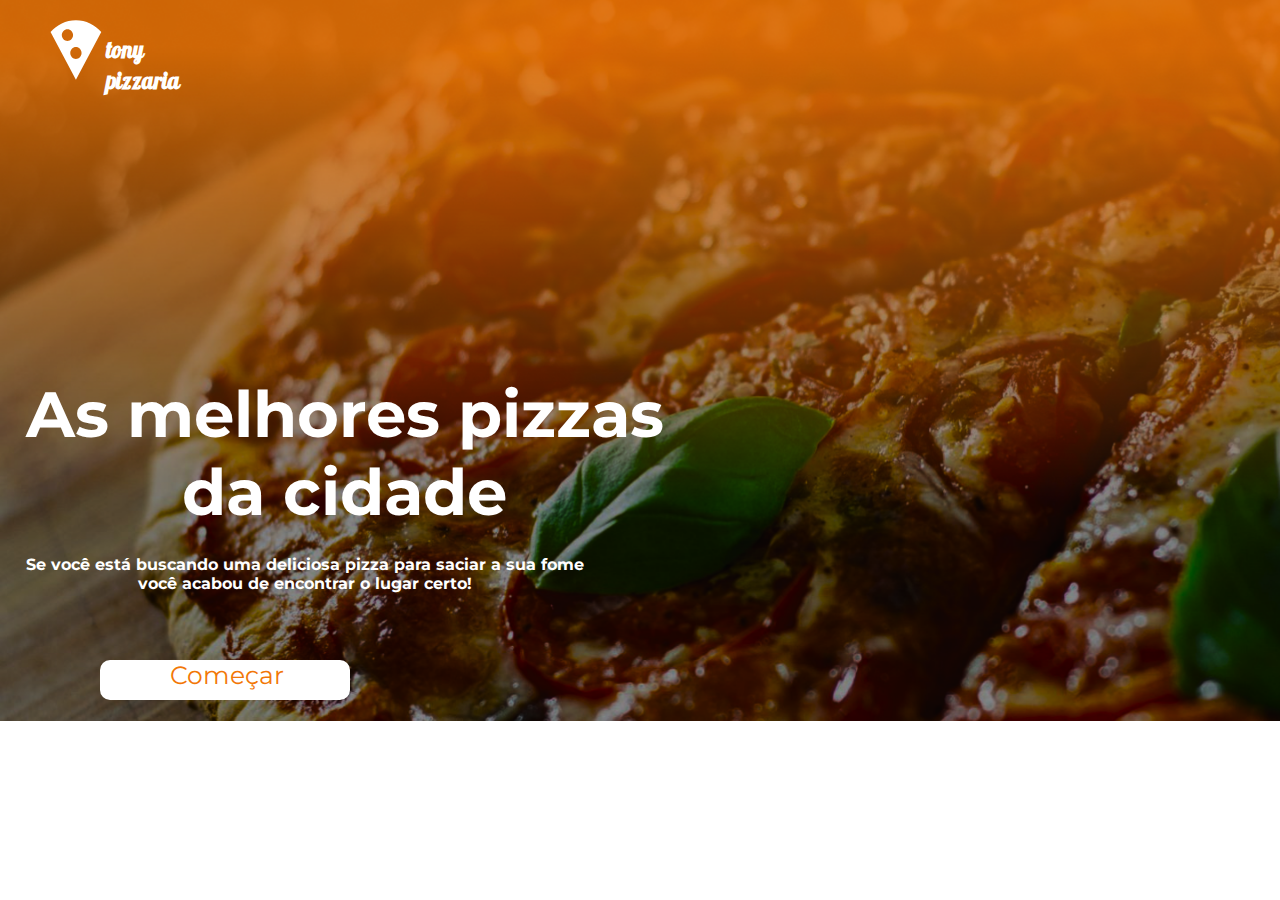
<file: Pizzaria/index.html>
<!DOCTYPE html>
<html lang="pt-br">
<head>

    <link rel="stylesheet" href="styles.css">
    <meta charset="UTF-8">
    <meta name="viewport" content="width=device-width, initial-scale=1.0">
    <link rel="preconnect" href="https://fonts.googleapis.com">
    <link rel="preconnect" href="https://fonts.gstatic.com" crossorigin>
    <link href="https://fonts.googleapis.com/css2?family=Montserrat:wght@200&family=Pattaya&display=swap" rel="stylesheet">
    <title>TONY PIZZARIA</title>
</head>
<body>

    <div class="conteiner">

        <div class="logo">
            <h3>tony pizzaria</h3>
        </div>

        <div class="textos">
            <h2>As melhores pizzas <br> da cidade</h2>
            <h4>Se você está buscando uma deliciosa pizza para saciar a sua fome <br> você acabou de encontrar o lugar certo!</h4>
        </div>

        <div class="button">
            <a href="login.html">Começar</a>
        </div>

    </div>
    
    
</body>
</html>
</file>
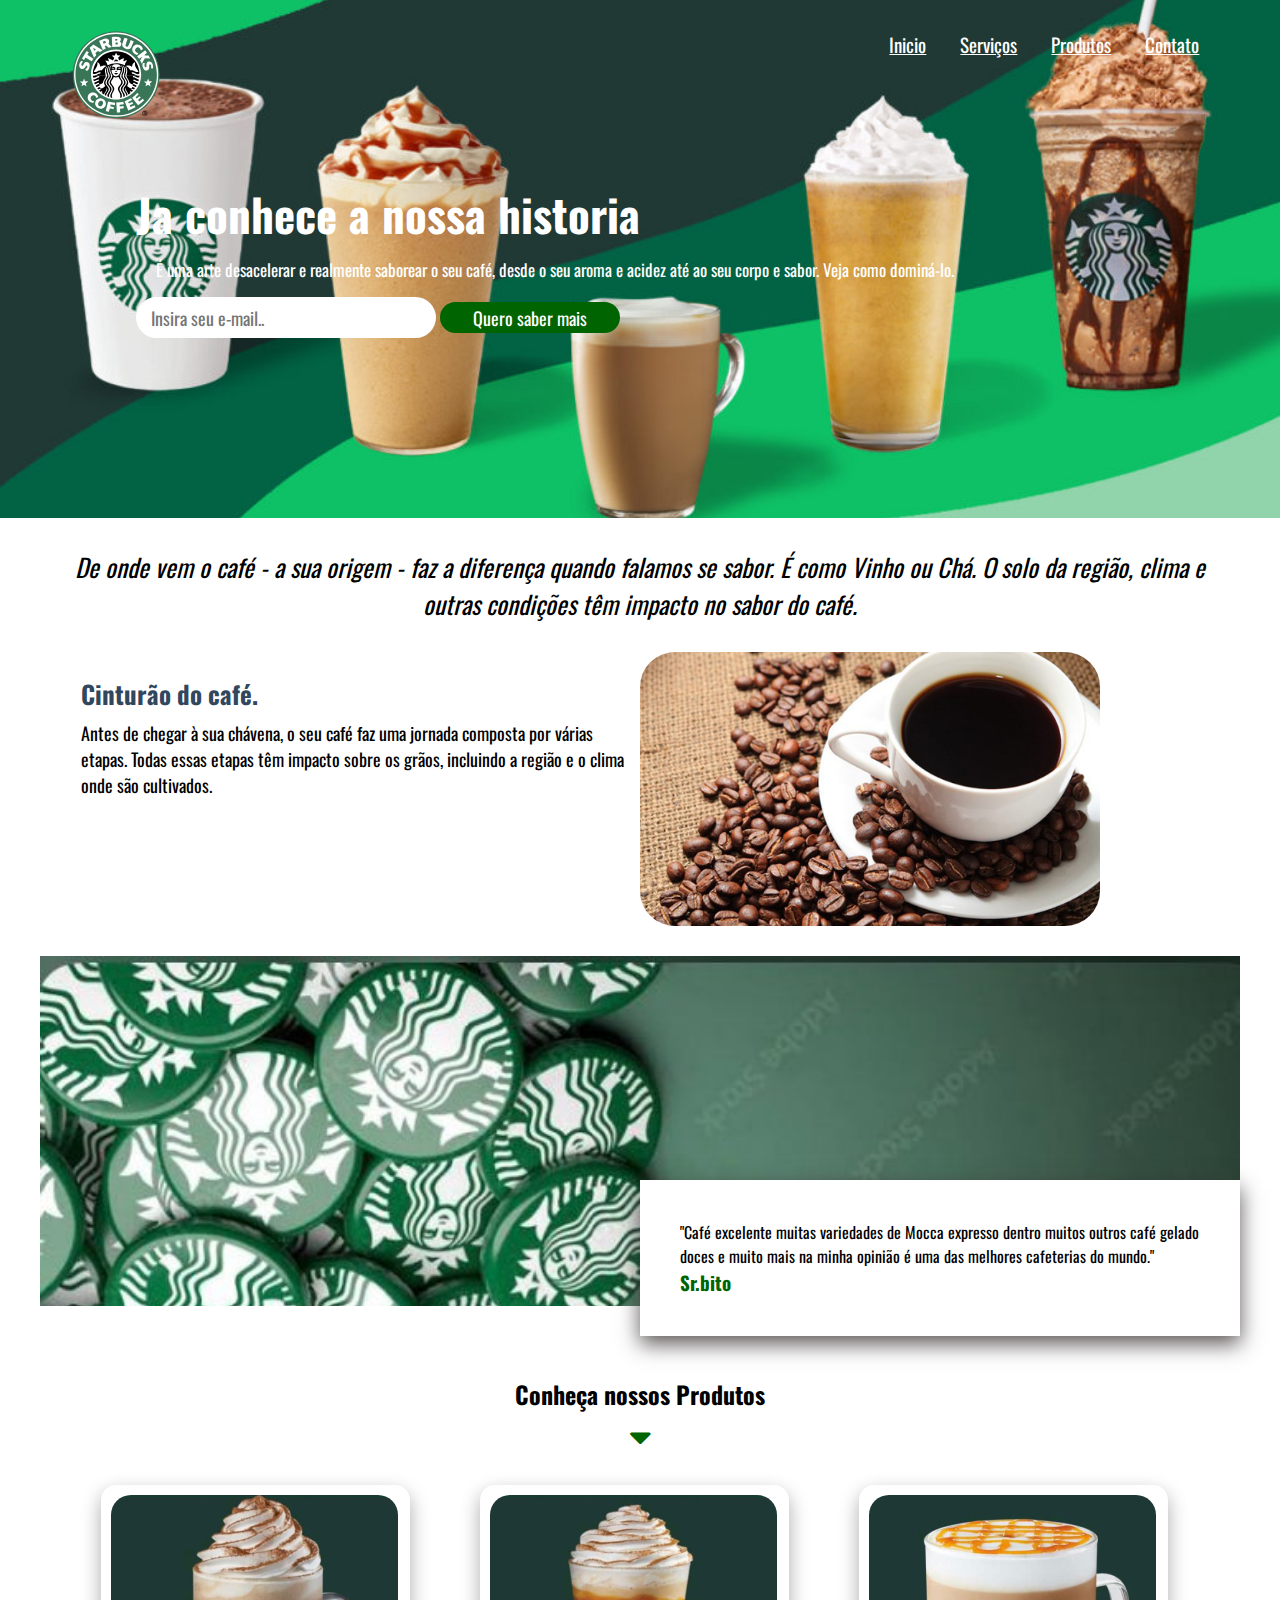
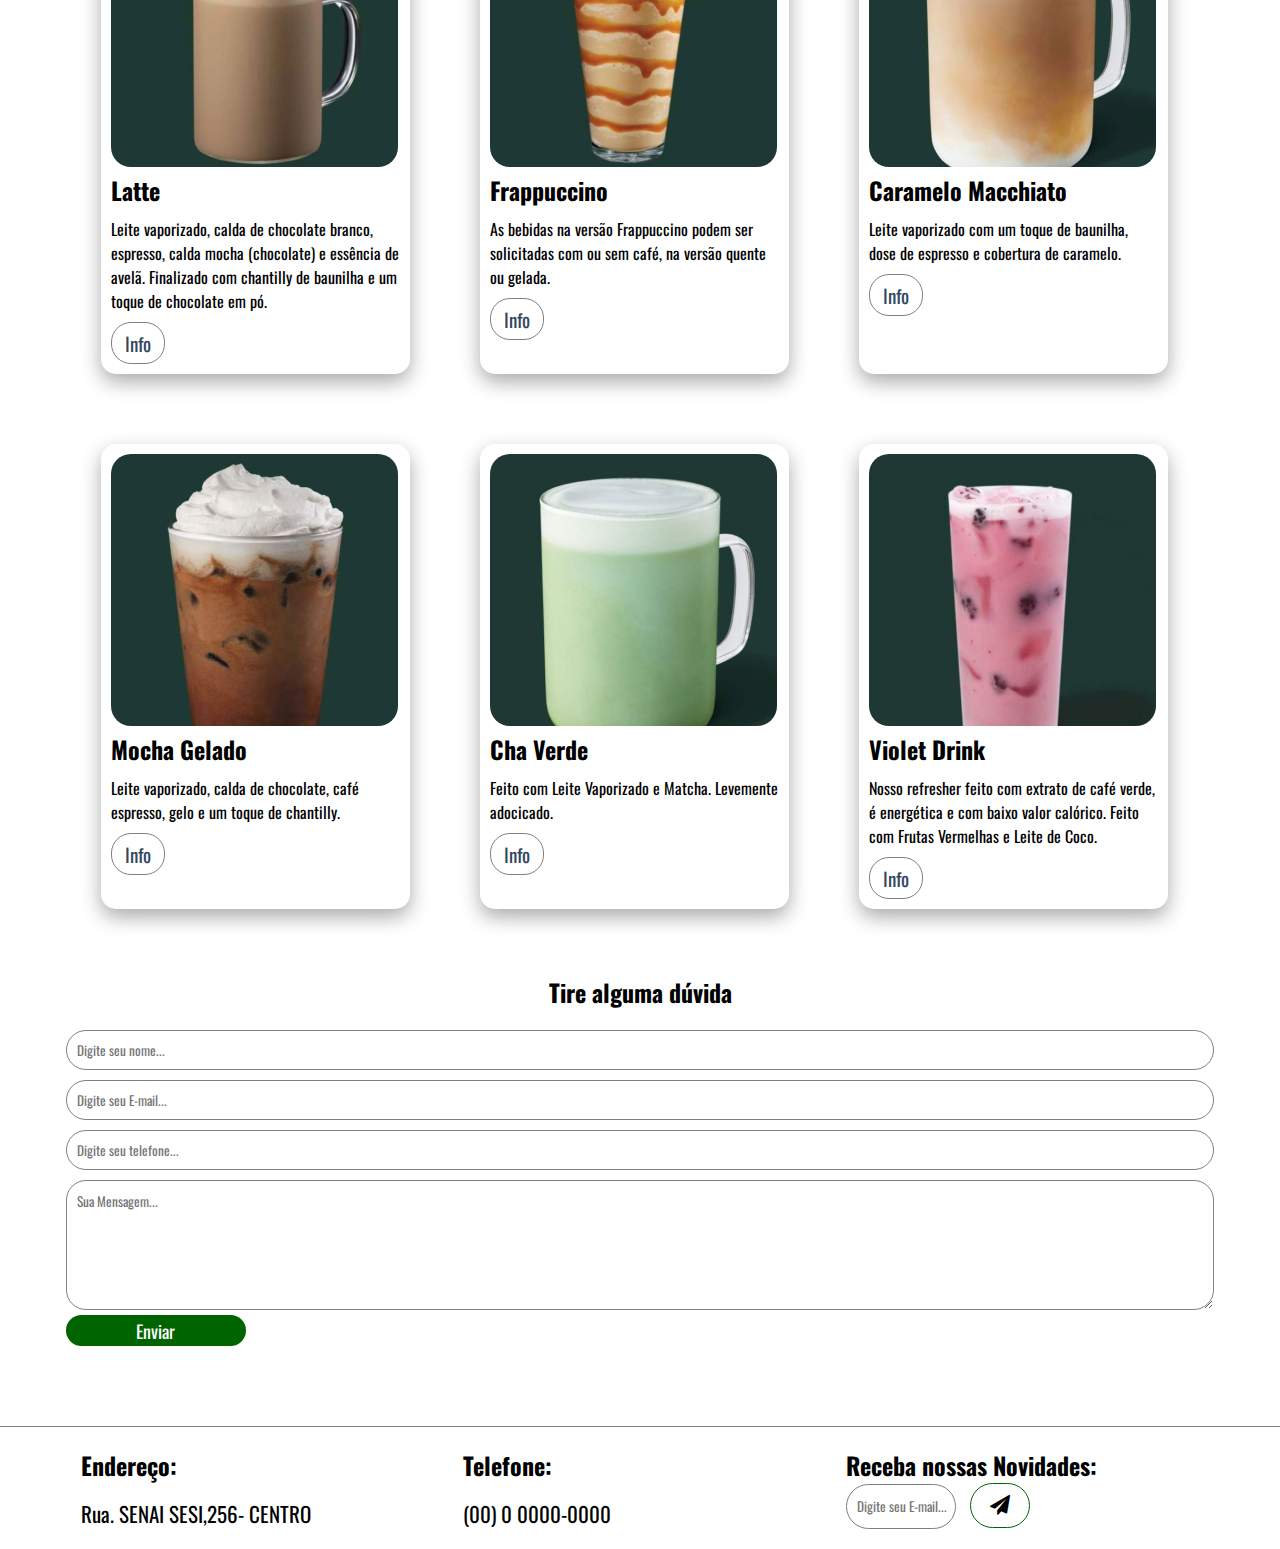
<file: Projeto_web/index.html>
<!DOCTYPE html>
<html lang="pt-br">
<head>
    <meta charset="UTF-8">
    <meta name="viewport" content="width=device-width, initial-scale=1.0">
    <title>Document</title> 
    <link rel="stylesheet" href="css/style.css">

    <!-- link font -->
    <link rel="preconnect" href="https://fonts.googleapis.com">
    <link rel="preconnect" href="https://fonts.gstatic.com" crossorigin>
    <link href="https://fonts.googleapis.com/css2?family=Oswald&display=swap" rel="stylesheet">


    <!-- link icons -->
    <link rel="stylesheet" href="https://cdnjs.cloudflare.com/ajax/libs/font-awesome/4.7.0/css/font-awesome.min.css">

</head>
<body>

  <header> <!-- cabeçalho -->

    <div class="container"> <!--conteudo inicial -->

        <div class="menu-topo">  <!--menu inicial -->

            <div class="logo"></div>

            <nav class="menu-desktop">  <!-- menu para computador -->

                <ul>
                    <li><a href=""> Inicio</a></li>
                    <li><a href="">Serviços</a></li>
                    <li><a href="">Produtos</a></li>
                    <li><a href="">Contato</a></li>
                </ul>

            </nav>  <!-- /menu para computador -->

            <nav class="menu-mobile">  <!-- menu para celular -->

                <i class="fa fa-bars" style="font-size:35px;color:white"></i>
                <ul>
                    <li><a href=""> Inicio</a></li>
                    <li><a href="">Serviços</a></li>
                    <li><a href="">Produtos</a></li>
                    <li><a href="">Contato</a></li>
                </ul>

            </nav>  <!-- /menu para celular -->

            

        </div> <!--/menu inicial -->

        <div class="chamada">  <!--chamada mkt -->

            <h2>Ja conhece a nossa historia</h2>
            <p>
                É uma arte desacelerar e realmente saborear o seu café, desde o seu aroma e acidez até ao seu corpo e sabor. Veja como dominá-lo.
            </p>

            <form action="">
                <input type="email" required placeholder="Insira seu e-mail..">
                <input type="submit" name="acao" value="Quero saber mais">
            </form>

        </div> <!--/chamada mkt -->

    </div> <!--/conteudo inicial -->

   </header> <!-- cabeçalho -->

   <section class="descricao">

        <div class="container">
            <p>
                De onde vem o café - a sua origem - faz a diferença quando falamos se sabor. É como Vinho ou Chá. O solo da região, clima e outras condições têm impacto no sabor do café.
            </p>
        </div>

   </section>

   <section class="descricao2">

        <div class="container">

            <div class="texto-descricao">

                <h3>Cinturão do café. </h3>
            
                <p>
                    Antes de chegar à sua chávena, o seu café faz uma jornada composta por várias etapas. Todas essas etapas têm impacto sobre os grãos, incluindo a região e o clima onde são cultivados.
                </p>
               
            </div>

            <img src="images/foto-cafe.jpg" alt="">
            
            <div class="clear"></div>

        </div>

   </section>

   <section class="descricao3">

        <div class="container">

            <div class="depoimento">

                <p>
                    "Café excelente muitas variedades de Mocca expresso dentro muitos outros café gelado doces e muito mais na minha opinião é uma das melhores cafeterias do mundo."
                    <br>
                    <b>Sr.bito</b>
                </p>

            </div>

        </div>

   </section>

   <section class="Serviços">

        <div class="container">

            <div class="titulo-servicos">

                <h2>
                    Conheça nossos Produtos
                    <br/>
                    <i class="fa fa-sort-down" style="font-size:36px; color: #006400;"></i>
                </h2>

            </div>

            <div class="combo-produtos">

                <div class="espaco-produtos">

                    <div class="box-produtos">
                         
                        <img src="images/latte 1.png" alt="">

                        <h2>Latte</h2>

                        <p>
                            Leite vaporizado, calda de chocolate branco, espresso, calda mocha (chocolate) e essência de avelã. Finalizado com chantilly de baunilha e um toque de chocolate em pó.
                        </p>

                        <a href="">Info</a>

                    </div>

                </div>

                <div class="espaco-produtos">

                    <div class="box-produtos">
                         
                        <img src="./images/frappe.png" alt="">

                        <h2>Frappuccino</h2>

                        <p>
                            As bebidas na versão Frappuccino podem ser solicitadas com ou sem café, na versão quente ou gelada.
                        </p>

                        <a href="">Info</a>

                    </div>

                </div>

                <div class="espaco-produtos">

                    <div class="box-produtos">
                         
                        <img src="images/caramelo.png" alt="">

                        <h2>Caramelo Macchiato</h2>

                        <p>
                            Leite vaporizado com um toque de baunilha, dose de espresso e cobertura de caramelo.
                        </p>

                        <a href="">Info</a>

                    </div>

                </div>

                <div class="espaco-produtos">

                    <div class="box-produtos">
                         
                        <img src="images/mocha.png" alt="">

                        <h2>Mocha Gelado</h2>

                        <p>
                            Leite vaporizado, calda de chocolate, café espresso, gelo e um toque de chantilly.
                        </p>

                        <a href="">Info</a>

                    </div>

                </div>

                <div class="espaco-produtos">

                    <div class="box-produtos">
                         
                        <img src="images/chaverde.png" alt="">

                        <h2>Cha Verde</h2>

                        <p>
                            Feito com Leite Vaporizado e Matcha. Levemente adocicado.
                        </p>

                        <a href="">Info</a>

                    </div>

                </div>

                <div class="espaco-produtos">

                    <div class="box-produtos">
                         
                        <img src="images/violetdrink.png" alt="">

                        <h2>Violet Drink</h2>

                        <p>
                            Nosso refresher feito com extrato de café verde, é energética e com baixo valor calórico. Feito com Frutas Vermelhas e Leite de Coco.
                        </p>

                        <a href="">Info</a>

                    </div>

                </div>

            </div>

        </div>

   </section>
    
   <section class="formulario">

        <div class="container">

            <h2> Tire alguma dúvida </h2>

            <form>
                <input type="text" name="nome" placeholder="Digite seu nome..." required>
                <input type="text" name="email" placeholder="Digite seu E-mail..." required>
                <input type="text" name="telefone" placeholder="Digite seu telefone..." required>
                <textarea name="Mensagem" id="" cols="30" rows="10" placeholder="Sua Mensagem..."></textarea>
                <input type="submit" name="acao" value="Enviar">
            </form>

        </div>

   </section>

   <footer>

        <div class="container">

            <div class="box-footer">

                <h2>Endereço:</h2>
                <p>Rua. SENAI SESI,256- CENTRO</p>

            </div>

            <div class="box-footer">

                <h2>Telefone:</h2>
                <p>(00) 0 0000-0000</p>

            </div>

            <div class="box-footer">

                <h2>Receba nossas Novidades:</h2>
                <form action="">
                    <input type="text" name="email" placeholder="Digite seu E-mail..." required>
                    <button type="submit"><i class="fa fa-send" style="font-size:20px"></i></button>
                </form>
               

            </div>

        </div>

   </footer>

   <script src="js/jquery.js"></script>
	<script>
		$('nav.menu-mobile i').click(function(){
			$('nav.menu-mobile').find('ul').slideToggle();
		})
	</script>
    

</body>
</html>
</file>
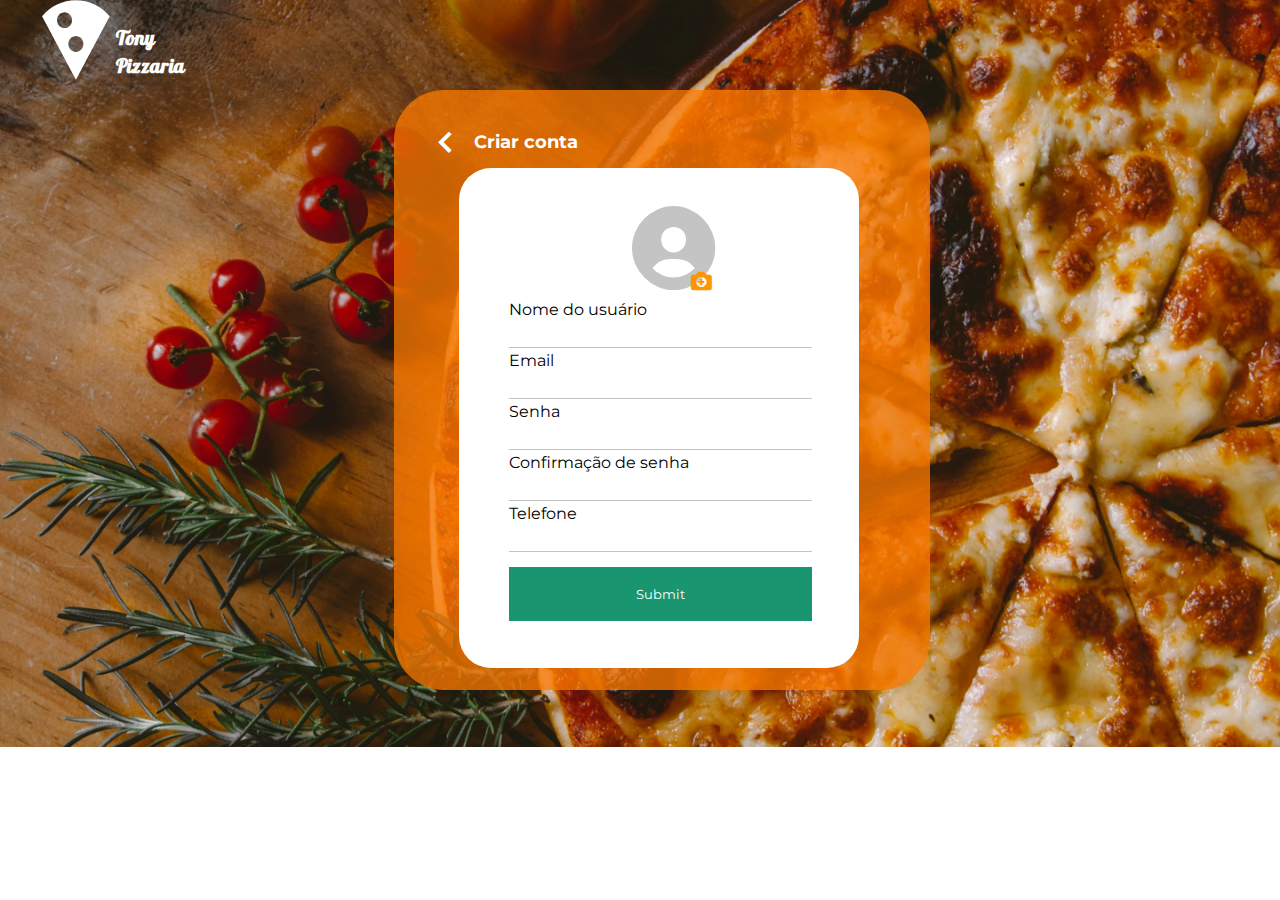
<file: Pizzaria/criarconta.html>
<!DOCTYPE html>
<html lang="en">
<head>
    <meta charset="UTF-8">
    <meta name="viewport" content="width=device-width, initial-scale=1.0">
    <link rel="preconnect" href="https://fonts.googleapis.com">
    <link rel="preconnect" href="https://fonts.gstatic.com" crossorigin>
    <link href='https://unpkg.com/boxicons@2.1.4/css/boxicons.min.css' rel='stylesheet'>
    <link href="https://fonts.googleapis.com/css2?family=Montserrat:wght@200&family=Pattaya&display=swap" rel="stylesheet">
    <link rel="stylesheet" href="styles11.css">
    <title>CRIAR CONTA</title>
</head>
<body>
    <div class="conteiner"> <!--Conteiner-->

        <div class="menu-topo"> <!--Topo-logo-->

            <div class="logo">

            <h3>Tony Pizzaria</h3>

            </div>

        </div>

        <div class="areaLaranja">

            <a href="login.html"><i class='bx bx-chevron-left' ></i></a>
            <h3>Criar conta</h3>

            <div class="branco">

                <div class="perfil">
                    <div class="user">
                        <i class='bx bxs-user-circle'></i>
                        <div class="camera">
                            <i class='bx bxs-camera-plus'></i>
                        </div>
                    </div>
                </div>

                <form >

                    <div class="informacoes">
                        <p>Nome do usuário </p>
                        <input type="text" name="nome" required>
                        <div class="traco"></div>
                    </div>
    
                    <div class="informacoes">
                        <p>Email</p>
                        <input type="email" name="Email"required>
                        <div class="traco"></div>
                    </div>
    
                    <div class="informacoes">
                        <p>Senha</p>
                        <input type="password" name="Senha" required>
                        <div class="traco"></div>
                    </div>
    
                    <div class="informacoes">
                        <p>Confirmação de senha</p>
                        <input type="password" name="senha" required>
                        <div class="traco"></div>
                    </div>
    
                    <div class="informacoes">
                        <p>Telefone</p>
                        <input type="tel" name="Telefone"required>
                        <div class="traco"></div>
                    </div>

                    <input type="submit" name="acao" placeholder="Criar conta">

                </form>

            </div>

        </div>

    </div>
    
</body>
</html>
</file>
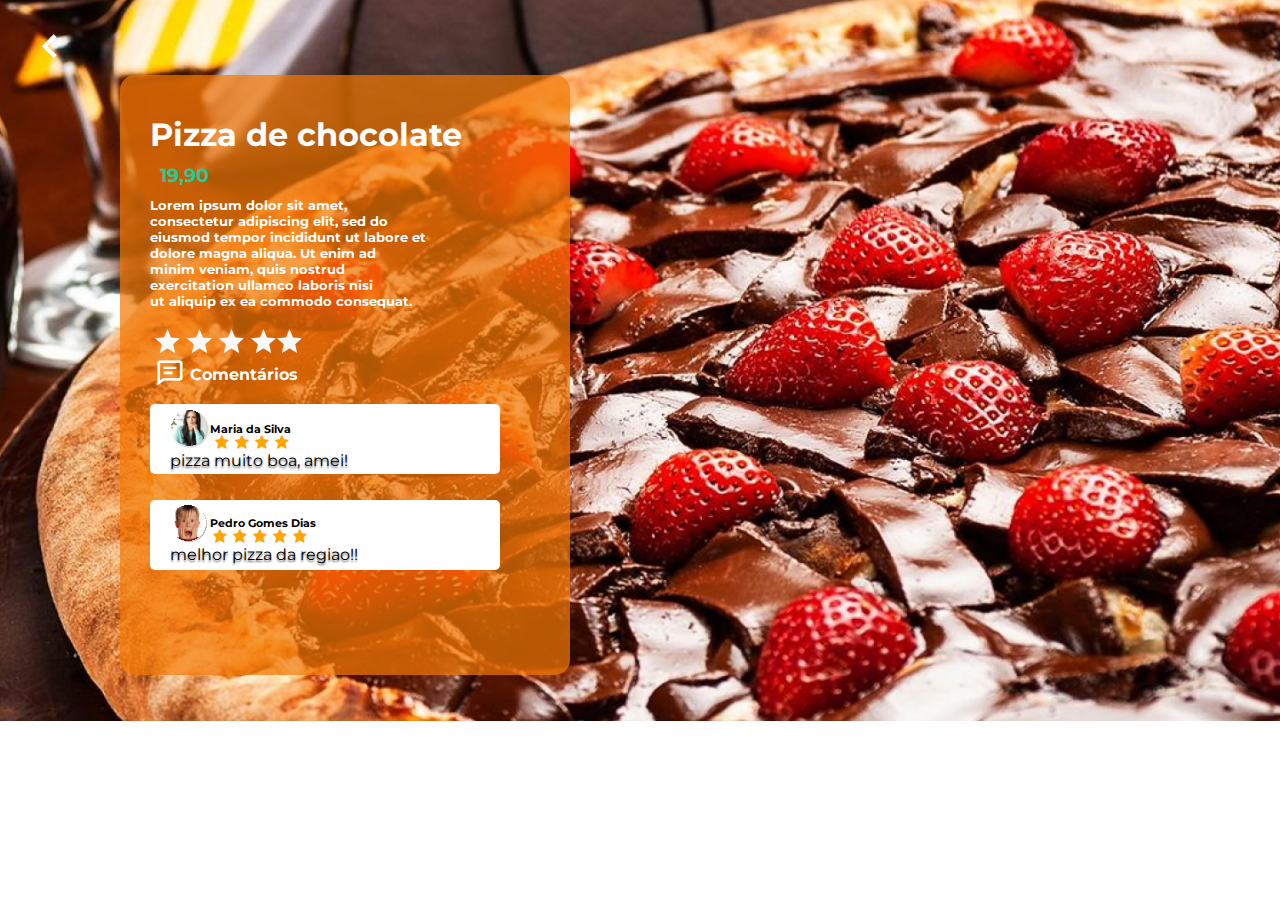
<file: Pizzaria/doce.html>
<!DOCTYPE html>
<html lang="pt-br">
<head>
    <meta charset="UTF-8">
    <meta name="viewport" content="width=device-width, initial-scale=1.0">
    <link rel="preconnect" href="https://fonts.googleapis.com">
    <link rel="preconnect" href="https://fonts.gstatic.com" crossorigin>

    <link rel="stylesheet" href="styles4.css">

    <link href="https://fonts.googleapis.com/css2?family=Montserrat:wght@200&family=Pattaya&display=swap" rel="stylesheet">

    <link href='https://unpkg.com/boxicons@2.1.4/css/boxicons.min.css' rel='stylesheet'>

    <title>Avaliações</title>
</head>
<body>

    <div class="conteiner">

        <div class="sair">
            <a href="home.html"><i class='bx bx-chevron-left' style='color: white;' ></i></a>
        </div>

        <div class="info">

            <h1>Pizza de chocolate</h1>

            <h3>19,90</h3>

            <h5>Lorem ipsum dolor sit amet,<br> consectetur adipiscing elit, sed do  <br> eiusmod tempor incididunt ut labore  et <br> dolore magna aliqua. Ut enim ad <br>minim veniam, quis nostrud <br>exercitation ullamco laboris nisi <br> ut aliquip ex ea commodo consequat.</h5>


            <div class="avaliacao">

                <img src="img/stars.png" alt="">

                <i class='bx bx-comment-detail'></i>

                <h4>Comentários</h4>

            </div>

            <div class="depoimento1">
                <img src="img/maria.svg" alt="">
                
                <i class='bx bxs-star' style='color:#ffa403' ></i>
                <i class='bx bxs-star' style='color:#ffa403' ></i>
                <i class='bx bxs-star' style='color:#ffa403' ></i>
                <i class='bx bxs-star' style='color:#ffa403' ></i>

                <h6>Maria da Silva</h6>
                
                <p>pizza muito boa, amei!</p>


            </div>
            
            <div class="depoimento2">
                <img src="img/pedro.svg" alt="">

                <i class='bx bxs-star' style='color:#ffa403' ></i>
                <i class='bx bxs-star' style='color:#ffa403' ></i>
                <i class='bx bxs-star' style='color:#ffa403' ></i>
                <i class='bx bxs-star' style='color:#ffa403' ></i>
                <i class='bx bxs-star' style='color:#ffa403' ></i>

                <h6>Pedro Gomes Dias</h6>

                <p>melhor pizza da regiao!!</p>

            </div>

        </div>

    </div>
    
</body>
</html>
</file>
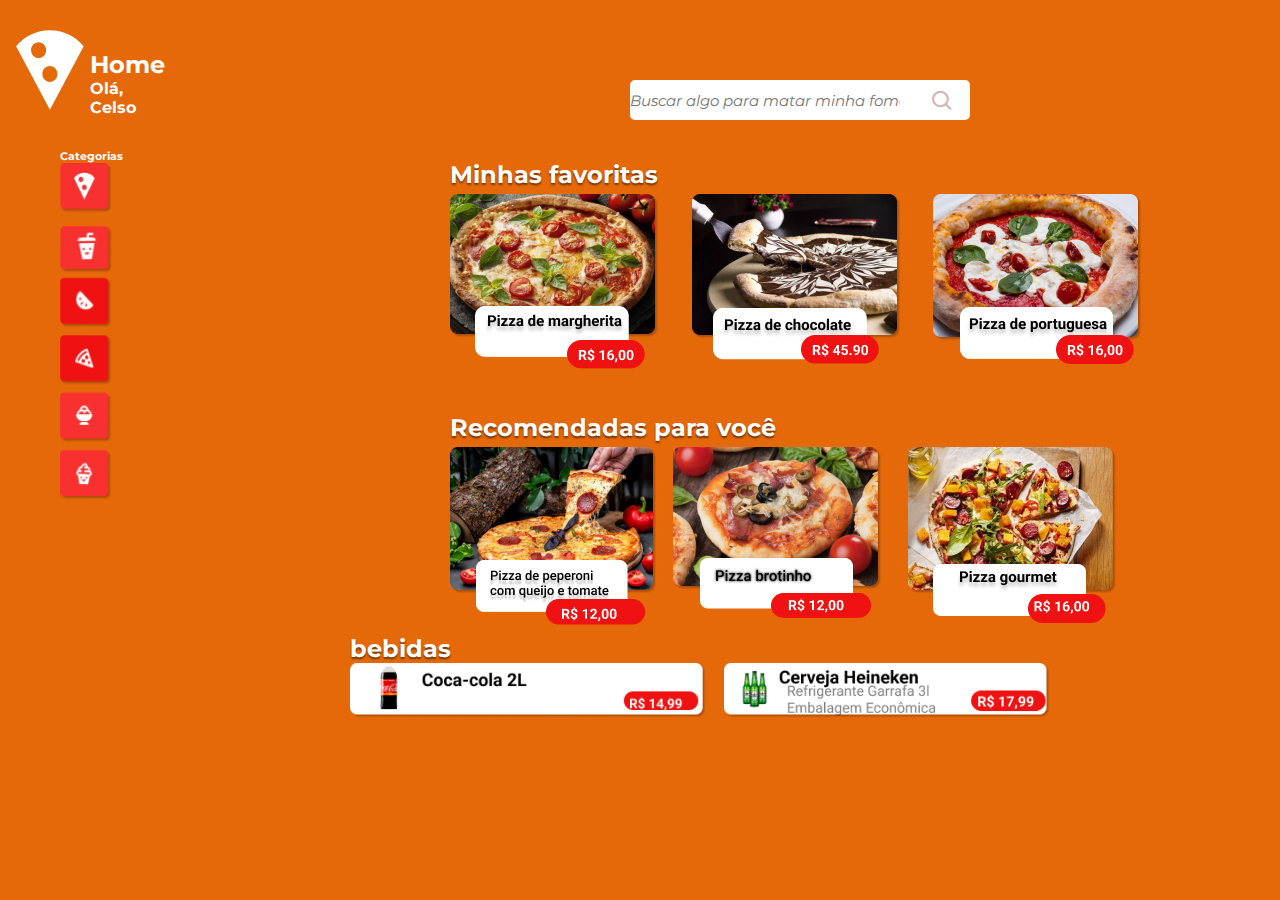
<file: Pizzaria/home.html>
<!DOCTYPE html>
<html lang="pt-br">
<head>
    <meta charset="UTF-8">
    <meta name="viewport" content="width=device-width, initial-scale=1.0">
    <link rel="preconnect" href="https://fonts.googleapis.com">
    <link rel="preconnect" href="https://fonts.gstatic.com" crossorigin>
    <link href="https://fonts.googleapis.com/css2?family=Montserrat:wght@200&family=Pattaya&display=swap" rel="stylesheet">
    <link rel="stylesheet" href="styles3.css">
    <link href='https://unpkg.com/boxicons@2.1.4/css/boxicons.min.css' rel='stylesheet'>
    <title>Menu </title>
</head>
<body>
    <div class="conteiner">

        <div class="logo">
            
            <h2>Home</h2>

            <h4> Olá, Celso</h4>

            <a href="profile-alt.html"><i class='bx bxs-user'></i></a>
            
            <h3>Perfil</h3>
            <i class='bx bx-receipt' ></i>
            <h3>Pedidos</h3>

        </div>

        <div id="divBusca">
            <input type="text" name="pesquisa" id="txtBusca" placeholder="Buscar algo para matar minha fome"/>
            <i class='bx bx-search' id="btnBusca" ></i>
        </div>

         <div class="categorias">

            <h6>Categorias</h6>

            <img src="img/categorias.png" alt="">

        </div>

       <div class="pizzas">

            <h2>Minhas favoritas</h2>

            <ul class="slides-list">
                <li class="slide">
                    <a href="margherita.html"><img src="./img/margherita.png" alt=""></a>
                    
                </li>
                <li class="slide">
                    <a href="doce.html"><img src="./img/pizza doce.png" alt=""></a>
                </li>
                <li class="slide">
                    <a href="portuguesa.html"><img src="./img/portuguesa.png" alt=""></a>
                    
                </li>
            </ul>

            
            <h2>Recomendadas para você</h2>

            <ul class="slides-list">

                <li class="slide">
                    <a href="peperoni.html"><img src="./img/peperoni.png" alt=""></a>
                    
                </li>

                <li class="slide">
                    <a href="brotinho.html"><img src="./img/brotinho.png" alt=""></a>
                </li>

                <li class="slide">
                    <a href="gourmet.html"><img src="./img/gourmet.png" alt=""></a>
                    
                </li>
            </ul>

        </div>

        <div class="bebidas">

            <h2>bebidas</h2>
    
            <img src="img/bebidas.png" alt="">

        </div>

    </div>
</body>
</html>
</file>
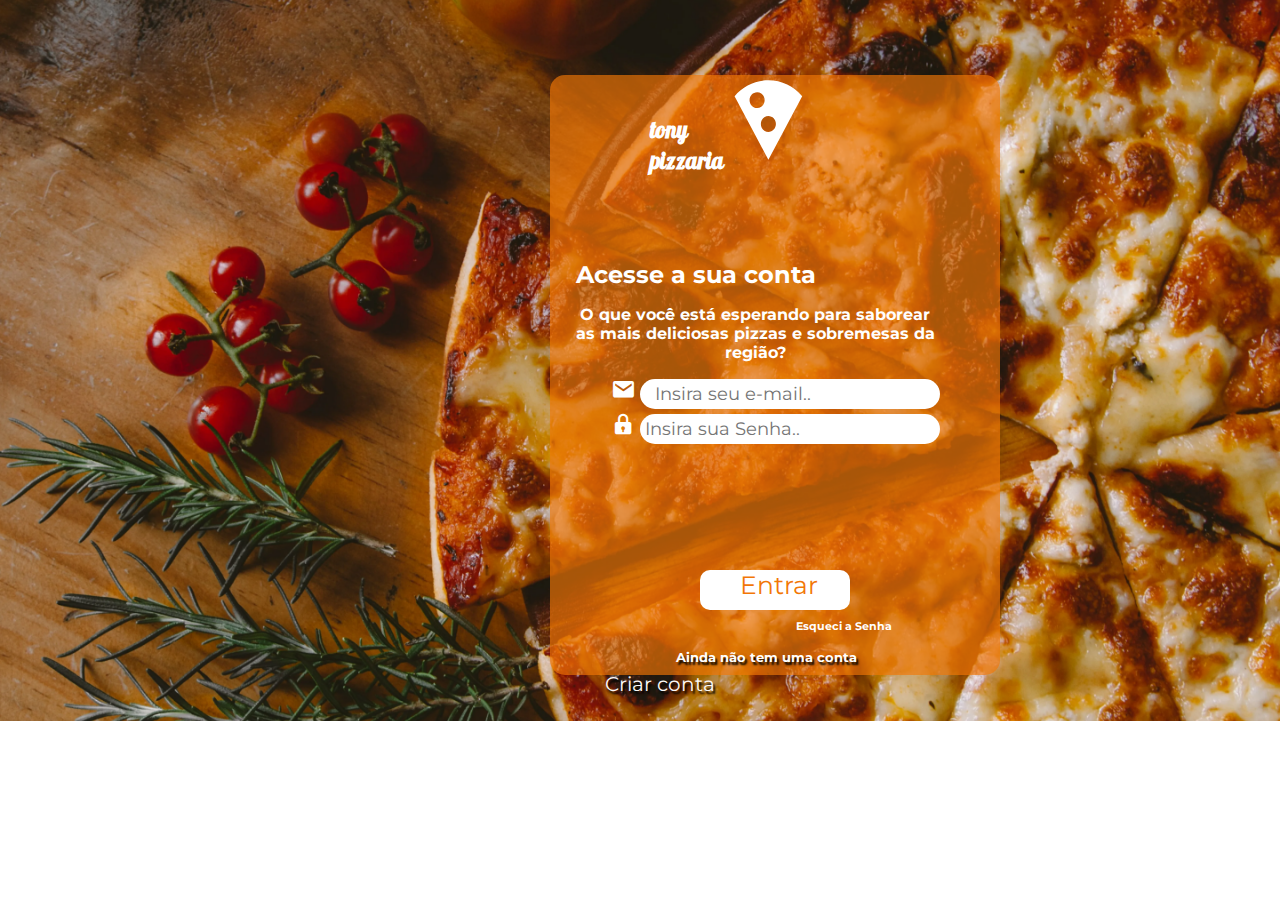
<file: Pizzaria/login.html>
<!DOCTYPE html>
<html lang="pt-br">
<head>
    <meta charset="UTF-8">
    <meta name="viewport" content="width=device-width, initial-scale=1.0">
    <link rel="stylesheet" href="styles2.css">
    <link rel="preconnect" href="https://fonts.googleapis.com">
    <link rel="preconnect" href="https://fonts.gstatic.com" crossorigin>
    <link href="https://fonts.googleapis.com/css2?family=Montserrat:wght@200&family=Pattaya&display=swap" rel="stylesheet">

    <link href='https://unpkg.com/boxicons@2.1.4/css/boxicons.min.css' rel='stylesheet'>
    
    <title>LOGIN TONY PIZZARIA</title>
</head>
<body>
    <div class="conteiner2">

        <div class="login">
            <h3>tony <br>pizzaria</h3>

            <div class="cadastro">  

                <form action="">
                    <i class='bx bxs-envelope' ></i>
                    <input type="email" required placeholder="Insira seu e-mail..">
                    <br>
                    <i class='bx bxs-lock'></i>
                    <input type="password" name="senha" placeholder=" Insira sua Senha.." required >
                </form>

            </div>  

        </div>

        <div class="login2"></div>

        <div class="textos">

            <h2>Acesse a sua conta</h2>

            <h4>O que você está esperando para saborear<br> as mais deliciosas pizzas e sobremesas da <br> região?</h4>

            <h6>Esqueci a Senha</h6>

            <h5>Ainda não tem uma conta</h5>

            <a href="criarconta.html">Criar conta</a>

        </div>

        <div class="button">
            <a href="home.html">Entrar</a>
        </div>

    </div>
    
</body>
</html>
</file>
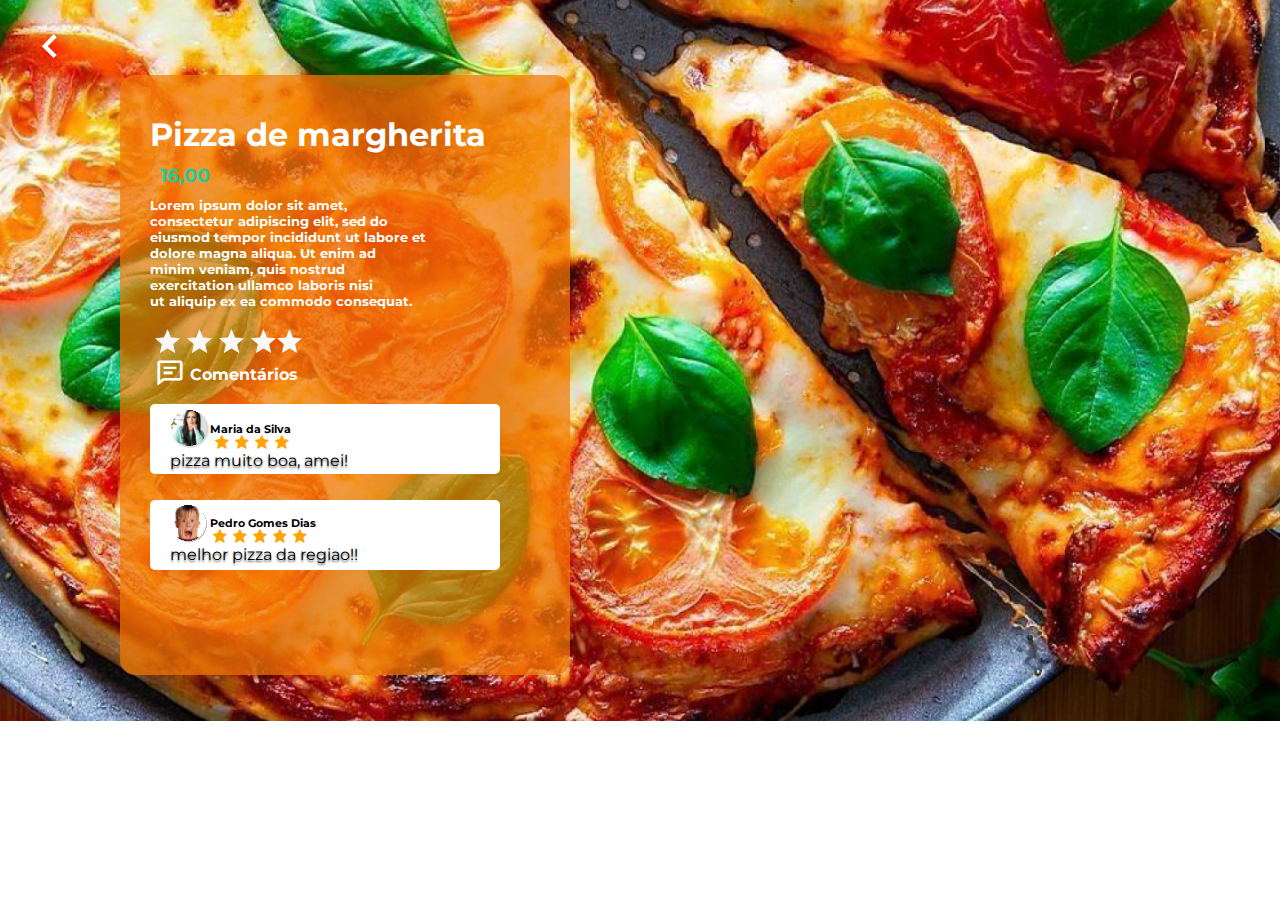
<file: Pizzaria/margherita.html>
<!DOCTYPE html>
<html lang="pt-br">
<head>
    <meta charset="UTF-8">
    <meta name="viewport" content="width=device-width, initial-scale=1.0">
    <link rel="preconnect" href="https://fonts.googleapis.com">
    <link rel="preconnect" href="https://fonts.gstatic.com" crossorigin>

    <link rel="stylesheet" href="styles5.css">

    <link href="https://fonts.googleapis.com/css2?family=Montserrat:wght@200&family=Pattaya&display=swap" rel="stylesheet">

    <link href='https://unpkg.com/boxicons@2.1.4/css/boxicons.min.css' rel='stylesheet'>

    <title>Avaliações</title>
</head>
<body>

    <div class="conteiner">

        <div class="sair">
            <a href="home.html"><i class='bx bx-chevron-left' style='color: white;' ></i></a>
        </div>

        <div class="info">

            <h1>Pizza de margherita</h1>

            <h3>16,00</h3>

            <h5>Lorem ipsum dolor sit amet,<br> consectetur adipiscing elit, sed do  <br> eiusmod tempor incididunt ut labore  et <br> dolore magna aliqua. Ut enim ad <br>minim veniam, quis nostrud <br>exercitation ullamco laboris nisi <br> ut aliquip ex ea commodo consequat.</h5>


            <div class="avaliacao">

                <img src="img/stars.png" alt="">

                <i class='bx bx-comment-detail'></i>

                <h4>Comentários</h4>

            </div>

            <div class="depoimento1">
                <img src="img/maria.svg" alt="">
                
                <i class='bx bxs-star' style='color:#ffa403' ></i>
                <i class='bx bxs-star' style='color:#ffa403' ></i>
                <i class='bx bxs-star' style='color:#ffa403' ></i>
                <i class='bx bxs-star' style='color:#ffa403' ></i>

                <h6>Maria da Silva</h6>
                
                <p>pizza muito boa, amei!</p>


            </div>
            
            <div class="depoimento2">
                <img src="img/pedro.svg" alt="">

                <i class='bx bxs-star' style='color:#ffa403' ></i>
                <i class='bx bxs-star' style='color:#ffa403' ></i>
                <i class='bx bxs-star' style='color:#ffa403' ></i>
                <i class='bx bxs-star' style='color:#ffa403' ></i>
                <i class='bx bxs-star' style='color:#ffa403' ></i>

                <h6>Pedro Gomes Dias</h6>

                <p>melhor pizza da regiao!!</p>

            </div>

        </div>

    </div>
    
</body>
</html>
</file>
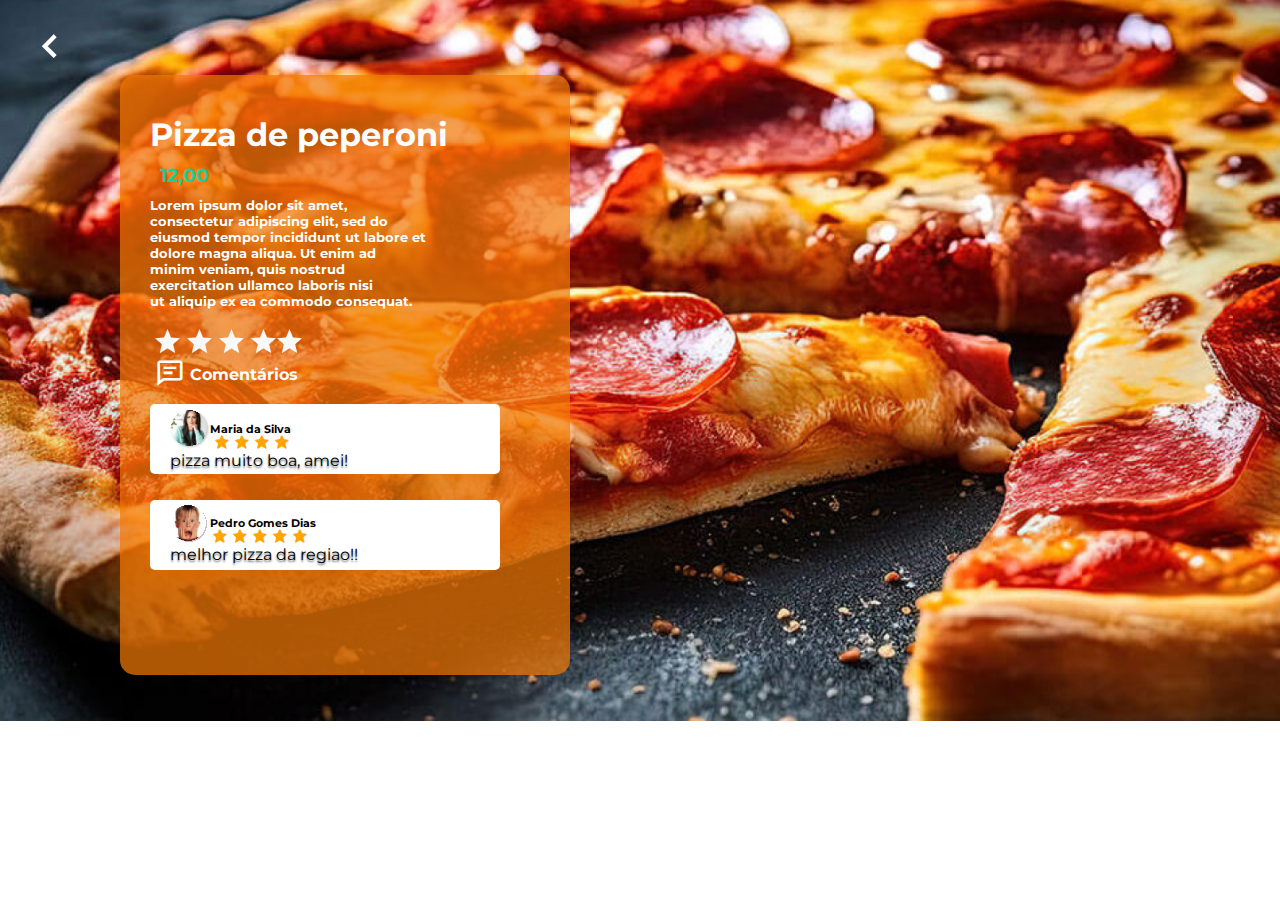
<file: Pizzaria/peperoni.html>
<!DOCTYPE html>
<html lang="pt-br">
<head>
    <meta charset="UTF-8">
    <meta name="viewport" content="width=device-width, initial-scale=1.0">
    <link rel="preconnect" href="https://fonts.googleapis.com">
    <link rel="preconnect" href="https://fonts.gstatic.com" crossorigin>

    <link rel="stylesheet" href="styles7.css">

    <link href="https://fonts.googleapis.com/css2?family=Montserrat:wght@200&family=Pattaya&display=swap" rel="stylesheet">

    <link href='https://unpkg.com/boxicons@2.1.4/css/boxicons.min.css' rel='stylesheet'>

    <title>Avaliações</title>
</head>
<body>

    <div class="conteiner">

        <div class="sair">
            <a href="home.html"><i class='bx bx-chevron-left' style='color: white;' ></i></a>
        </div>

        <div class="info">

            <h1>Pizza de peperoni</h1>

            <h3>12,00</h3>

            <h5>Lorem ipsum dolor sit amet,<br> consectetur adipiscing elit, sed do  <br> eiusmod tempor incididunt ut labore  et <br> dolore magna aliqua. Ut enim ad <br>minim veniam, quis nostrud <br>exercitation ullamco laboris nisi <br> ut aliquip ex ea commodo consequat.</h5>


            <div class="avaliacao">

                <img src="img/stars.png" alt="">

                <i class='bx bx-comment-detail'></i>

                <h4>Comentários</h4>

            </div>

            <div class="depoimento1">
                <img src="img/maria.svg" alt="">
                
                <i class='bx bxs-star' style='color:#ffa403' ></i>
                <i class='bx bxs-star' style='color:#ffa403' ></i>
                <i class='bx bxs-star' style='color:#ffa403' ></i>
                <i class='bx bxs-star' style='color:#ffa403' ></i>

                <h6>Maria da Silva</h6>
                
                <p>pizza muito boa, amei!</p>


            </div>
            
            <div class="depoimento2">
                <img src="img/pedro.svg" alt="">

                <i class='bx bxs-star' style='color:#ffa403' ></i>
                <i class='bx bxs-star' style='color:#ffa403' ></i>
                <i class='bx bxs-star' style='color:#ffa403' ></i>
                <i class='bx bxs-star' style='color:#ffa403' ></i>
                <i class='bx bxs-star' style='color:#ffa403' ></i>

                <h6>Pedro Gomes Dias</h6>

                <p>melhor pizza da regiao!!</p>

            </div>

        </div>

    </div>
    
</body>
</html>
</file>
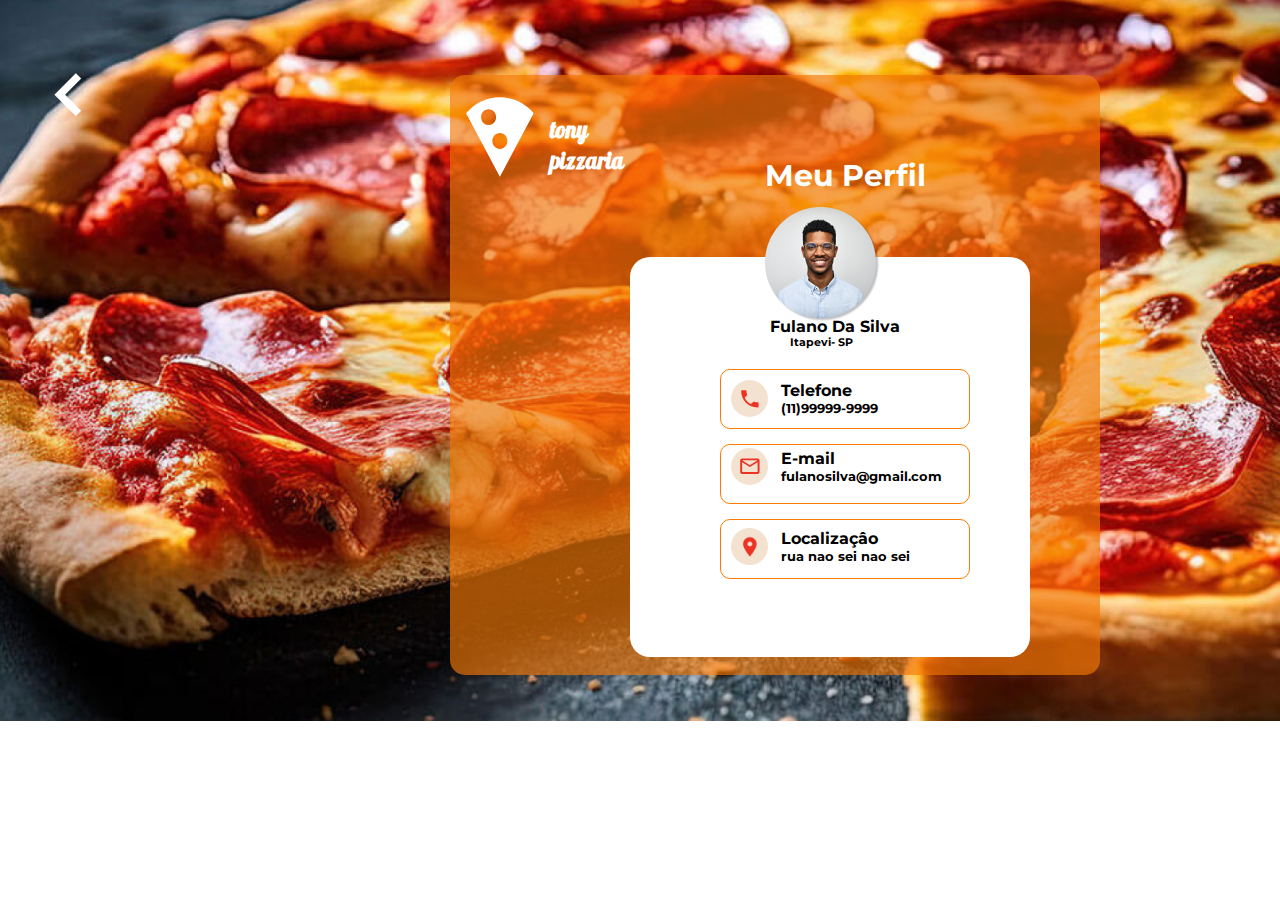
<file: Pizzaria/profile-alt.html>
<!DOCTYPE html>
<html lang="pt-br">
<head>
    <meta charset="UTF-8">
    <meta name="viewport" content="width=device-width, initial-scale=1.0">
    <link rel="stylesheet" href="styles10.css">
    <link rel="preconnect" href="https://fonts.googleapis.com">
    <link rel="preconnect" href="https://fonts.gstatic.com" crossorigin>
    <link href="https://fonts.googleapis.com/css2?family=Montserrat:wght@200&family=Pattaya&display=swap" rel="stylesheet">

    <link href='https://unpkg.com/boxicons@2.1.4/css/boxicons.min.css' rel='stylesheet'>
    
    <title>LOGIN TONY PIZZARIA</title>
</head>
<body>
    <div class="conteiner2">

        <div class="login">
            <h3>tony <br>pizzaria</h3>  

            <div class="login2"></div>

            <div class="text"><h2>Meu Perfil</h2> </div>

            <div class="cadastro">

                <div class="pessoa">
                    <img src="img/fotopessoa.png" alt="">
                </div>

                <div class="texto">
                    <h4>Fulano Da Silva</h4>
                    <h6>Itapevi- SP</h6>
                </div>

                <div class="telefone">
                    <img src="./img/telefone-icon.svg" alt="">

                    <div class="text-2">
                        <h4>Telefone</h4>
                        <h5>(11)99999-9999</h5>
                    </div>
                </div>

                <div class="email">
                    <img src="./img/Group 2 (3).svg" alt="">

                    <div class="text-2">
                        <h4>E-mail</h4>
                        <h5>fulanosilva@gmail.com</h5>
                    </div>

                </div>

                <div class="localizacao">
                    <img src="img/LOC.png" alt="">
                    <div class="text-2">
                        <h4>Localizaçâo</h4>
                        <h5>rua nao sei nao sei</h5>
                    </div>
                </div>

            </div>

        </div>

        <div class="sair">
            <a href="home.html"><i class='bx bx-chevron-left' style='color: white;' ></i></a>
        </div>


    </div>
    
</body>
</html>
</file>
<file: Pizzaria/styles.css>
*{
    padding: 0;
    margin: 0;
    box-sizing: border-box;
    font-family: 'Montserrat', sans-serif;
}


html{
    overflow-x: hidden;
}

.conteiner{
    margin: 0 auto;
    padding: 0 2%;
    background-image: url(./img/bg_inicio.png);
    min-height: 721px;
    margin: 0;
    background-size: cover;
    background-position: center;
}

.logo{
    position: relative;
    background-image: url(./img/logo.svg);
    z-index: 2;
    background-size: 100% 100%;
    width: 100px;
    height: 60px;
    top: 20px;
    text-align: center;
}

.logo h3{
    position: relative;
    padding-left: 80px;
    padding-top: 15px;
    font-size: 140%;
    color: white;
    font-family: 'Pattaya', sans-serif;
}

.textos{
   color: white;
   text-align: center;
   position: relative;  
}

.textos h2 {
    left: 0;
    position: absolute;
    top: 35vh;
    font-size: 400%;
}

.textos h4{
    left: 0;
    position: absolute;
    top: 55vh;
}

.button{
    left: 0;
    position: absolute;
    top: 70vh;
    margin-top: 30px;
    background-color: white;
    border-radius: 10px;
    width: 250px;
    height: 40px;
    list-style: none;
    margin-left: 100px;
  
}

.button a{
    text-align: center;
    padding-top: 5px;
    text-decoration: none;
    color: #F27706;
    padding-left: 70px;
    font-size: 25px;
}
</file>
<file: Projeto_web/css/style.css>
*{
    margin: 0;
    padding: 0;
    box-sizing: border-box;
    font-family: 'Oswald', sans-serif;
}

header{
    background-image: url('../images/bg_picture.jpg');
    min-height: 450px;
    padding: 30px 0;
    background-size: cover;
    background-position: center;
}

.container{
    max-width: 1200px;
    margin: 0 auto;
    padding: 0 2%;
}

.logo{
    position: relative;
    background-image: url('../images/starbucks.svg');
    z-index: 2;
    background-size: 100% 100% ;
    width: 100px;
    height: 90px;
    float: left;
}

.menu-desktop{
    float: right;
}

.menu-desktop ul{
    list-style: none;
}

.menu-desktop li{
    display: inline-block;
    margin: 0 15px;
}

nav.menu-desktop a{
    color: white;
    text-decoration: nome;
    font-size: 19px;
}

.menu-mobile{
    float: right;
    display: none;
}

.menu-mobile ul{
    position: absolute;
    left: 0;
    top: 0;
    width: 100%;
    padding: 70px 0 30px 0;
    display: none;
    text-align: center;
    background-color:  #006400;
}

.menu-mobile i{
    position: relative;
    z-index: 2;
}

.menu-mobile li{
    padding: 10px 0;
}

.menu-mobile a{
    text-decoration: none;
    color: white;
    display: block;
    font-size: 21px;
}

.chamada{
    padding: 150px 0;
}

.chamada h2{
    color: white;
    font-size: 45px;
    padding-left: 70px;

}

.chamada p{
    color: white;
    font-size: 17px;
    margin-top: 10px;
    padding-left: 90px;
}

.chamada form{
    margin-top: 15px;
    padding-left: 70px;
}

.chamada input[type="email"]:focus{outline: 0;}

.chamada input[type="email"]{
    width: 300px;
    height: 41px;
    border-radius: 100px;
    background-color: white;
    border: 0;
    padding-left: 15px;
    font-size: 18px ;
}

.chamada input[type="submit"]{
    width: 180px;
    height: 41px;
    border-radius: 100px;
    background-color: #006400;
    color: white;
    cursor: pointer;
    border: 0;
    font-size: 18px;
}

.descricao{
    text-align: center;
    font-size: 25px;
    padding: 30px 0;
}

.descricao p{
    font-size: 25px;
    font-style: italic;
}

.descricao b{
    color:#006400 ;
    font-size: 27px;
}

.texto-descricao{
    padding: 0 15px;
    float: left;
    width: 50%;
}

.texto-descricao h3{
    color: #31475e;
    font-size: 25px;
    line-height: 33px;
    margin-top: 25px;
}

.texto-descricao p{
    margin-top: 10px;
    font-size: 18px;

}

.descricao2 img{
    width: 40%;
    float: left;
    border-radius: 35px;
}

.clear{
    clear: both;
}

.descricao3{
    padding: 30px 0 70px;
}

.descricao3 > .container{
    background-image: url('../images/banner.jpeg');
    background-size: cover;
    position: relative;
    min-height: 350px;
}

.depoimento{
    position: absolute;
    background-color: white;
    left: 50%;
    bottom: -30px;
    max-width: 507%;
    padding: 40px; 
    box-shadow: 0 8px 20px 0 rgba(51, 45, 45, 0.8);
}

.depoimento b{
    font-size: 19px;
    color:#006400 ;
}

.titulo-servicos{
    text-align: center;
}

.combo-produtos{
    display: flex;
    flex-wrap: wrap;
}

.espaco-produtos{
    display: flex;
    width: 33%;
    padding: 35px;
}

.espaco-produtos p{
    margin: 9px 0;
}

.box-produtos{
    border-radius: 15px;
    height: 100%;
    box-shadow: 0 8px 20px 0 rgb(171, 171, 171);
    padding: 10px;
}

.box-produtos img{
    border-radius: 20px;
}

.espaco-produtos a{
    display: inline-block;
    border: 1px solid gray;
    color: #31475e;
    font-size: 19px;
    text-decoration: none;
    padding: 6px 13px;
    border-radius: 20px;
}

.formulario{
    padding: 30px 0 ;
}
.formulario h2{
    text-align: center;
}

.formulario form{
    margin-top: 10px;
}

.formulario input[type=text]{
    width: 100%;
    height: 40px;
    border: 1px solid gray;
    border-radius: 100px;
    margin-top: 10px;
    padding: 10px;
}

.formulario textarea{
    width: 100%;
    height: 130px;
    margin-top: 10px;
    padding: 10px;
    border-radius: 20px;
    border: 1px solid gray;
}

footer{
    margin: 50px 0;
    border-top: 1px solid grey;
}

.box-footer{
    margin: 20px 0 20px 0;
    float: left;
    width: 33.33%;
    padding: 0 15px;
}

.box-footer p{
    margin-top: 15px;
    font-size: 21px;
}

.box-footer input[type="text"]{
    width: 80%;
    padding-left: 10px;
    max-width: 110px;
    height: 45px;
    border-radius: 100px;
    border: 1px solid gray;
}

.box-footer button {
    margin-left: 10px;
    max-width: 60px;
    height: 45px;
    border: 1px solid #006400 ;
    border-radius: 50px;
    background-color: white;
    width: 70px;
}


.container input[type="submit"]{
    width: 180px;
    height: 31px;
    border-radius: 100px;
    background-color: #006400;
    color: white;
    cursor: pointer;
    border: 0;
    font-size: 18px;
}




/* Abaixo codigo de responsividade */

@media screen and (max-width: 1024px){
    .box-footer{
        text-align: center;
        width: 100%;
        margin-bottom: 15px;
        
    }
    .depoimento{
        position: absolute;
        left: 50%;
        top: 50%;
        bottom: auto;
        padding: 30px;
        width: 90%;
        transform: translate(-50%, -50%);
    }
    .espaco-produtos{
        width: 100%;
        margin: 0 auto;
        max-width: 400px;
        padding: 10px;

   }
    .menu-desktop{
        display: none;
    }
    .menu-mobile{
        display: block;
       
    }
    .chamada{
        text-align: center;
    }
    
    .chamada input[type="email"]{
        margin-bottom: 10px;
    }
    
   
}
/* Definindo medidas para celulares  */
@media screen and (max-width: 768px){
    .texto-descricao{
        width: 100%;
        display: block;
        float: none;
    }
    .descricao2 img{
        width:100%;
        display: block;
        margin: 0 auto;
        margin-top: 20px;
        max-width: 500px;

    }
    
    
}
</file>
<file: Pizzaria/styles11.css>
*{
    padding: 0;
    margin: 0;
    box-sizing: border-box;
    font-family: 'Montserrat', sans-serif;
}

html{

    overflow-x: hidden;
}

.conteiner{
    margin: 0 auto;
    padding: 0 2%;
    background-image: url(img/login_bg.png);
    min-height: 747px;
    background-size: cover;
    background-position: center;
}

.logo{

    position: relative;
    background-image: url(../Pizzaria/img/logo.svg);
    z-index: 2;
    background-size: 100% 100%;
    width: 100px;
    height: 80px;
}

.logo h3{

    font-family: 'Pattaya', sans-serif;
    font-size: 20px;
    margin-left: 90px;
    color: white;
    padding-top: 25px;
}

.areaLaranja{

    width: 536px;
    height: 600px;
    border-radius: 50px;
    background: rgba(252, 121, 0, 0.75);
    margin-top: 10px;
    margin-left: 30%;
}

.areaLaranja i{

    font-size: 45px;
    color: white;
    margin-left: 30px;
    margin-top: 30px;
}

.areaLaranja h3{

    color: white;
    font-size: 18px;
    margin-left: 80px;
    margin-top: -35px;
}

.branco{

    width: 400px;
    height: 500px;
    border-radius: 32px;
    background-color: rgb(255, 255, 255);
    margin-left: 65px;
    margin-top: 15px;
}

.perfil{

    text-align: center;
}

.perfil i{

    position: relative;
    font-size: 100px;
    color: #c4c4c4;
}

.camera{

    position: relative;
    z-index: 1;
    margin-top: -20px;
    margin-right: -55px;
}

.camera i{

    font-size: 25px;
    color: rgb(255, 149, 0);
    margin-top: -70px;
}

input{
    border: none;
    outline: none;
}

.informacoes{

    margin-left: 25px;
}

form{

    margin-left: 25px;
    line-height: 25px;
}

.traco{

    width: 303px;
    height: 1px;
    background: #C4C4C4;
}

.branco input[type=submit]{

    width: 303px;
    height: 54px;
    margin-top: 15px;
    margin-left: 25px;
    color: #FFF;
    text-align: center;
    background-color: #199570;
}
</file>
<file: Pizzaria/styles4.css>
*{
    padding: 0;
    margin: 0;
    box-sizing: border-box;
    font-family: 'Montserrat', sans-serif;
}


html{
    overflow-x: hidden;
}

.conteiner{
    background-image: url(img/bg_doce.png);
    min-height: 721px;
    margin: 0;
    background-size: cover;
    background-position: center;
    margin: 0 auto;
    padding: 0 2%;
}

.info{
    left: 0;
    position: absolute;
    top: 5vh;
    margin-top: 30px;
    background-color: #f27806b6;
    border-radius: 15px;
    width: 450px;
    height: 600px;
    list-style: none;
    margin-left: 120px;
}

.info h1{
    color: white;
    padding-top: 40px;
    padding-left: 30px;
}

.info h3{
    color: #23CB98;
    padding-left: 40px;
    padding-top: 10px;
}

.info h5{
    color: white;
    padding:  30px; 
    padding-top: 10px;
}

.sair{
    padding-top: 20px;
    font-size: 50px;
}

.avaliacao{
    z-index: 2;
    background-size: 100% 100%;
    width: 100px;
    height: 80px;
    text-align: center;
}

.avaliacao h4{
    color: white;
    margin-top: -25px;
    margin-left: 70px;
}

.avaliacao i{
    color: white;
    font-size: 30px;
}

.avaliacao img{
    padding-left: 35px;
    margin-top: -10px;
}

.depoimento1{
    position: absolute;
    background-color: white;
    height: 70px;
    width:350px ;
    margin-top: -15px;
    margin-left: 30px;
    border-radius: 5px;
}

.depoimento1 p{
   text-shadow:  0px 2px 2px rgba(0, 0, 0, 0.564);
   padding-left: 20px;
   padding-top: 15px;
}

.depoimento1 h6{
    padding-left: 60px;
    margin-top: -30px;
}

.depoimento1 img{
    padding-left: 20px;
    padding-top: 5px;
}

.depoimento2{
    position: absolute;
    background-color: white;
    height: 70px;
    width:350px;
    margin-left: 30px;
    top: 500px;
    margin-top: -75px;
    border-radius: 5px;
}

.depoimento2 p{
    text-shadow:  0px 2px 2px rgba(0, 0, 0, 0.564);
    padding-left: 20px;
    padding-top: 15px;
}

.depoimento2 img{
    padding-left: 20px;
    padding-top: 5px;
}

.depoimento2 h6{
   margin-top: -30px;
   padding-left: 60px;
}
</file>
<file: Pizzaria/styles3.css>
*{
    padding: 0;
    margin: 0;
    box-sizing: border-box;
    font-family: 'Montserrat', sans-serif;
}

body{
    /* background: linear-gradient(180deg, #F27706 61.47%, rgba(249, 173, 103, 0.00) 100%) no-repeat; */
    background-color: rgb(230, 105, 9);
    width: 400px;
    height: 723px;
    display: flex;
}

.logo{
    position: relative;
    background-image: url(./img/logo.svg);
    z-index: 2;
    background-size: 100% 100%;
    width: 100px;
    height: 80px;
    top: 30px;
    text-align: center;
}

.logo h2{
    position: relative;
    color: white;
    padding-left: 90px;
    padding-top: 20px;
}

.logo h4{
    position: relative;
    color: white;
    padding-left: 90px
}

.logo i{
    position: relative;
    color: white;
    font-size: 35px;
    padding-left: 195vh;
    text-align: center;
}

.logo h3{
    position: relative;
    color: white;
    padding-left: 195vh;
    font-size: 12px;
}

#divBusca{
    background-color:#ffffff;
    border-radius:5px;
    width:340px;
    height: 40px;
    margin-left: 70vh;
    padding-top: 4px;
}
  
#txtBusca{
    float:left;
    background-color:transparent;
    font-style:italic;
    font-size:15px;
    border:none;
    height:32px;
    width:270px;
}

#btnBusca{
    color: rgb(208, 183, 183);
    font-size: 25px;
    padding-top: 5px;
    padding-left: 30px;
}

.categorias h6{
    color: white;
    margin-top: 30px;
    margin-left: 60px ;
}

.categorias img{
    width: 53px;
    height: 337px;
    margin-left: 60px;
}

.pizzas{
    bottom: 400px;
    padding-left: 50vh;
}

.pizzas h2{

    color: #FFF;
    text-shadow: 0px 2px 2px rgba(0, 0, 0, 0.50);
    font-size: 24px;
    margin-top: 40px;
}

.slides-list{

    list-style-type: none;
    margin: 5px 0;
    padding: 0;
    display: grid;
    grid-auto-flow: column;
    grid-auto-columns: 1fr;
}
    
.categorias{
    float: inline-start;
}

.bebidas h2{
    color: #FFF;
    text-shadow: 0px 2px 2px rgba(0, 0, 0, 0.50);
    font-size: 24px;
}

.bebidas img{
    width: 700px;
}

.bebidas{
    padding-left: 350px;
}
</file>
<file: Pizzaria/styles2.css>
*{
    padding: 0;
    margin: 0;
    box-sizing: border-box;
    font-family: 'Montserrat', sans-serif;
}

html{
    overflow-x: hidden;
}

.conteiner2{
    margin: 0 auto;
    padding: 0 2%;
    background-image: url(./img/login_bg.png);
    min-height: 721px;
    margin: 0;
    background-size: cover;
    background-position: center;
}

.login{
    left: 0;
    position: absolute;
    top: 5vh;
    margin-top: 30px;
    background-color: #f27806a6;
    border-radius: 15px;
    width: 450px;
    height: 600px;
    list-style: none;
    margin-left: 550px;
}

.login2{
    position: relative;
    background-image: url(./img/logo.svg);
    z-index: 2;
    background-size: 100% 100%;
    width: 100px;
    height: 80px;
    top: 80px;
    text-align: center;
    padding-left: 165vh;
}

.login h3{
    position: relative;
    padding-left: 100px;
    padding-top: 40px;
    font-size: 140%;
    color: white;
    font-family: 'Pattaya', sans-serif;
}

.textos{
    color: white;
    text-align: center;
    position: relative;  
}

.textos h2{
     padding-left: 550px;
    position: absolute;
    top: 20vh;
}

.textos h4{
    padding-left: 550px;
    position: absolute;
    top: 25vh;
}

.textos h6{
    padding-left: 770px;
    position: absolute;
    top: 60vh;
}

.textos h5{
    position: absolute;
    padding-left: 650px;
    top: 63vh;
    line-height: 20px;
    text-shadow: #000 2px 3px 2px;
}

.textos a{
    position: absolute;
    line-height: 20px;
    font-size: 20px;
    text-decoration: none;
    color: rgb(252, 249, 249);
    text-shadow: #000 2px 3px 2px;
    top: 66vh;
    margin-left: -35px;
}

.button{
    left: 0;
    position: absolute;
    top: 60vh;
    margin-top: 30px;
    background-color: white;
    border-radius: 10px;
    width: 150px;
    height: 40px;
    list-style: none;
    margin-left: 700px;
  
}

.button a{
    text-align: center;
    padding-top: 15px;
    text-decoration: none;
    color: #F27706;
    padding-left: 40px;
    font-size: 25px;
} 

.cadastro{
    text-align: center;
    padding-top: 200px;
    line-height: 35px;
    text-decoration: none;

}

.cadastro input[type="email"]:focus{outline: 0;}

.cadastro input[type="email"]{
    width: 300px;
    height: 30px;
    border-radius: 100px;
    background-color: white;
    border: 0;
    padding-left: 15px;
    font-size: 18px ;
}

.cadastro input[type="password"]{
    width: 300px;
    height: 30px;
    border-radius: 100px;
    background-color: white;
    color: white;
    cursor: pointer;
    border: 0;
    font-size: 18px;
}

.login i{
    color: white;
    font-size: 25px;
}
</file>
<file: Pizzaria/styles5.css>
*{
    padding: 0;
    margin: 0;
    box-sizing: border-box;
    font-family: 'Montserrat', sans-serif;
}


html{
    overflow-x: hidden;
}

.conteiner{
    background-image: url(img/bg_margherita.png);
    min-height: 721px;
    margin: 0;
    background-size: cover;
    background-position: center;
    margin: 0 auto;
    padding: 0 2%;
}

.info{
    left: 0;
    position: absolute;
    top: 5vh;
    margin-top: 30px;
    background-color: #f27806b6;
    border-radius: 15px;
    width: 450px;
    height: 600px;
    list-style: none;
    margin-left: 120px;
}

.info h1{
    color: white;
    padding-top: 40px;
    padding-left: 30px;
}

.info h3{
    color: #23CB98;
    padding-left: 40px;
    padding-top: 10px;
}

.info h5{
    color: white;
    padding:  30px; 
    padding-top: 10px;
}

.sair{
    padding-top: 20px;
    font-size: 50px;
}

.avaliacao{
    z-index: 2;
    background-size: 100% 100%;
    width: 100px;
    height: 80px;
    text-align: center;
}

.avaliacao h4{
    color: white;
    margin-top: -25px;
    margin-left: 70px;
}

.avaliacao i{
    color: white;
    font-size: 30px;
}

.avaliacao img{
    padding-left: 35px;
    margin-top: -10px;
}

.depoimento1{
    position: absolute;
    background-color: white;
    height: 70px;
    width:350px ;
    margin-top: -15px;
    margin-left: 30px;
    border-radius: 5px;
}

.depoimento1 p{
   text-shadow:  0px 2px 2px rgba(0, 0, 0, 0.564);
   padding-left: 20px;
   padding-top: 15px;
}

.depoimento1 h6{
    padding-left: 60px;
    margin-top: -30px;
}

.depoimento1 img{
    padding-left: 20px;
    padding-top: 5px;
}

.depoimento2{
    position: absolute;
    background-color: white;
    height: 70px;
    width:350px;
    margin-left: 30px;
    top: 500px;
    margin-top: -75px;
    border-radius: 5px;
}

.depoimento2 p{
    text-shadow:  0px 2px 2px rgba(0, 0, 0, 0.564);
    padding-left: 20px;
    padding-top: 15px;
}

.depoimento2 img{
    padding-left: 20px;
    padding-top: 5px;
}

.depoimento2 h6{
   margin-top: -30px;
   padding-left: 60px;
}
</file>
<file: Pizzaria/styles7.css>
*{
    padding: 0;
    margin: 0;
    box-sizing: border-box;
    font-family: 'Montserrat', sans-serif;
}


html{
    overflow-x: hidden;
}

.conteiner{
    background-image: url(img/bg_pepperoni.png);
    min-height: 721px;
    margin: 0;
    background-size: cover;
    background-position: center;
    margin: 0 auto;
    padding: 0 2%;
}

.info{
    left: 0;
    position: absolute;
    top: 5vh;
    margin-top: 30px;
    background-color: #f27806b6;
    border-radius: 15px;
    width: 450px;
    height: 600px;
    list-style: none;
    margin-left: 120px;
}

.info h1{
    color: white;
    padding-top: 40px;
    padding-left: 30px;
}

.info h3{
    color: #23CB98;
    padding-left: 40px;
    padding-top: 10px;
}

.info h5{
    color: white;
    padding:  30px; 
    padding-top: 10px;
}

.sair{
    padding-top: 20px;
    font-size: 50px;
}

.avaliacao{
    z-index: 2;
    background-size: 100% 100%;
    width: 100px;
    height: 80px;
    text-align: center;
}

.avaliacao h4{
    color: white;
    margin-top: -25px;
    margin-left: 70px;
}

.avaliacao i{
    color: white;
    font-size: 30px;
}

.avaliacao img{
    padding-left: 35px;
    margin-top: -10px;
}

.depoimento1{
    position: absolute;
    background-color: white;
    height: 70px;
    width:350px ;
    margin-top: -15px;
    margin-left: 30px;
    border-radius: 5px;
}

.depoimento1 p{
   text-shadow:  0px 2px 2px rgba(0, 0, 0, 0.564);
   padding-left: 20px;
   padding-top: 15px;
}

.depoimento1 h6{
    padding-left: 60px;
    margin-top: -30px;
}

.depoimento1 img{
    padding-left: 20px;
    padding-top: 5px;
}

.depoimento2{
    position: absolute;
    background-color: white;
    height: 70px;
    width:350px;
    margin-left: 30px;
    top: 500px;
    margin-top: -75px;
    border-radius: 5px;
}

.depoimento2 p{
    text-shadow:  0px 2px 2px rgba(0, 0, 0, 0.564);
    padding-left: 20px;
    padding-top: 15px;
}

.depoimento2 img{
    padding-left: 20px;
    padding-top: 5px;
}

.depoimento2 h6{
   margin-top: -30px;
   padding-left: 60px;
}
</file>
<file: Pizzaria/styles10.css>
*{
    padding: 0;
    margin: 0;
    box-sizing: border-box;
    font-family: 'Montserrat', sans-serif;
}

html{
    overflow-x: hidden;
}

.conteiner2{
    margin: 0 auto;
    padding: 0 2%;
    background-image: url(./img/bg_pepperoni.png);
    min-height: 721px;
    margin: 0;
    background-size: cover;
    background-position: center;
}

.login{
    left: 0;
    position: absolute;
    top: 5vh;
    margin-top: 30px;
    background-color: #f27806a6;
    border-radius: 15px;
    width: 650px;
    height: 600px;
    list-style: none;
    margin-left: 450px;
}

.login2{
    position: relative;
    background-image: url(./img/logo.svg);
    z-index: 2;
    background-size: 100% 100%;
    width: 100px;
    height: 80px;
    top: -80px;
    text-align: center;
}

.login h3{
    position: relative;
    padding-left: 100px;
    padding-top: 40px;
    font-size: 140%;
    color: white;
    font-family: 'Pattaya', sans-serif;
}

.text h2{
    position: absolute;
    color: white;
    font-size: 30px;
    padding-left: 35vh;
    margin-top: -100px;
}

.login i{
    color: white;
    font-size: 25px;
}

.cadastro{
    width: 400px;
    height: 400px;
    border-radius: 20px;
    margin-left: 20vh;
    background-color: white;
}

.pessoa{

    position: absolute;
    margin-top: -50px;
    margin-left: 135px;
}

.sair i{
    position: relative;
    font-size: 90px;
    margin-top: 50px;
}

.telefone{
    width: 250px;
    height: 60px;
    border-radius: 10px;
    margin-left: 10vh;
    background-color: white;
    border: 1px solid rgb(255, 123, 0);
    padding-top: 20px;
    margin-bottom: 15px;
}

.telefone img{
    width: 15%;
    margin-top: -10px;
    margin-left: 10px;
}

.texto h4{
    padding-left: 140px;
    padding-top: 60px;
}

.texto h6{
    padding-left: 160px;
    margin-bottom: 20px;
}

.text-2{
    margin-left: 60px;
    margin-top: -40px;
}

.text-2 h4{
    color: #000;
    font-style: bold;
}

.email{
    width: 250px;
    height: 60px;
    border-radius: 10px;
    margin-left: 10vh;
    background-color: white;
    border: 1px solid rgb(255, 123, 0);
    padding-top: 25px;
    margin-bottom: 15px;
}

.email img{
    margin-top: -110px;
    width: 15%;
    margin-left: 10px;
}

.localizacao{
    width: 250px;
    height: 60px;
    border-radius: 10px;
    margin-left: 10vh;
    background-color: white;
    border: 1px solid rgb(255, 123, 0);
    padding-top: 30px;
    margin-bottom: 15px;
}

.localizacao img{
    margin-top: -50px;
    width: 15%;
    margin-left: 10px;
}
</file>
